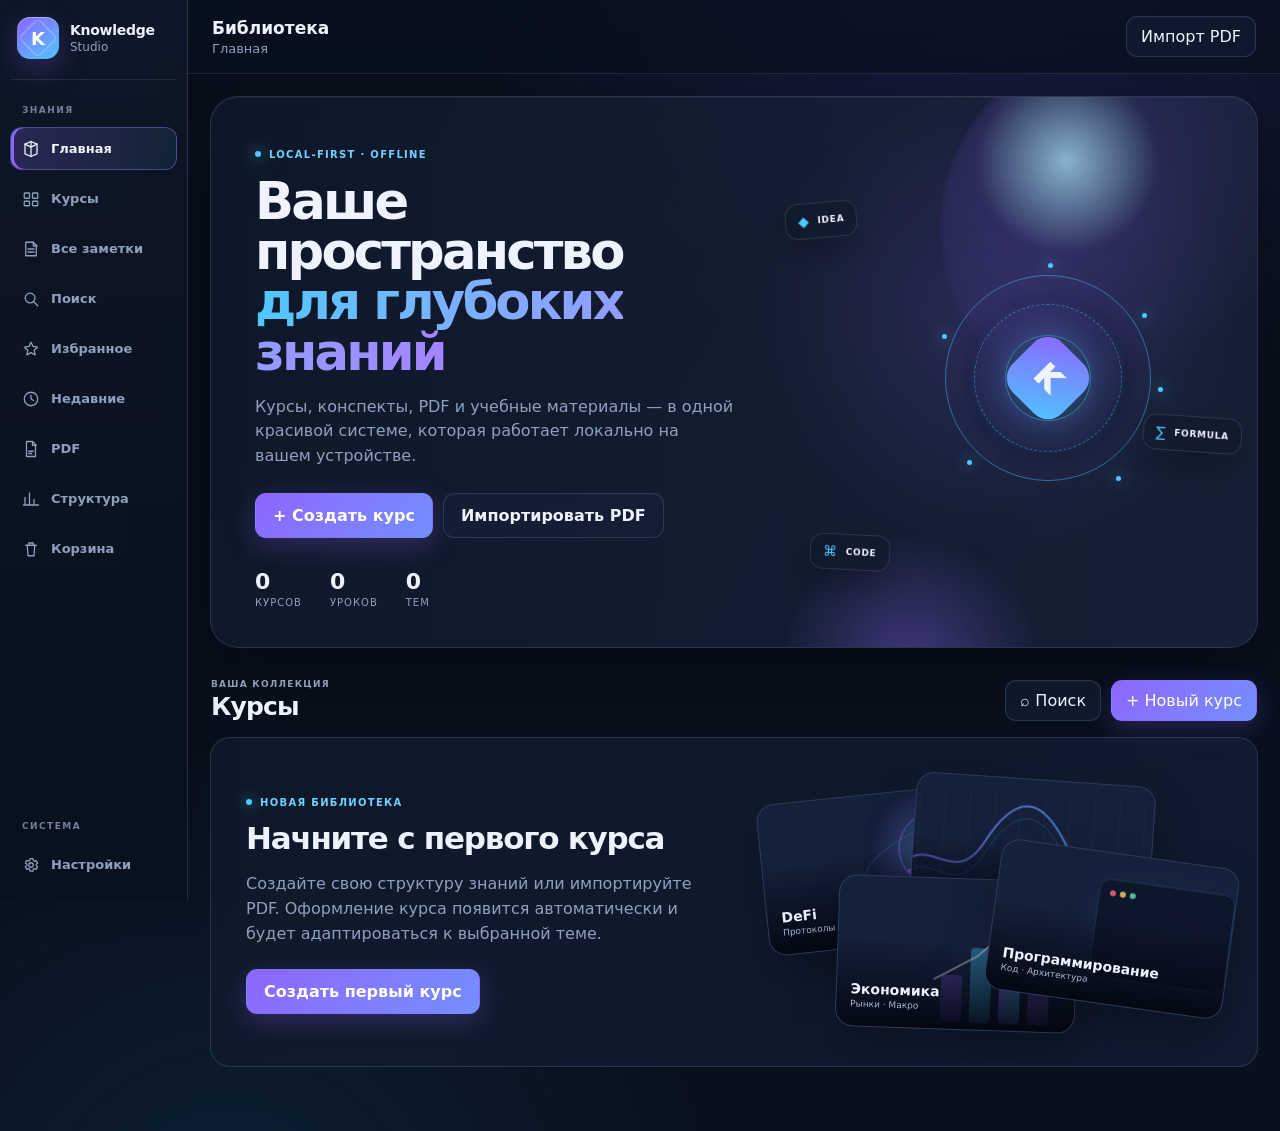
<file: index.html>
<!doctype html>
<html lang="ru">
<head>
<meta charset="utf-8" />
<meta name="viewport" content="width=device-width,initial-scale=1,viewport-fit=cover" />
<meta name="theme-color" content="#0a0f1f" />
<meta name="color-scheme" content="dark light" />
<meta http-equiv="Content-Security-Policy" content="default-src 'self'; script-src 'self'; style-src 'self' 'unsafe-inline'; img-src 'self' blob: data:; font-src 'self'; connect-src 'self'; worker-src 'self'; object-src 'none'; base-uri 'none'; form-action 'none'; frame-src 'self' blob:;" />
<link rel="manifest" href="manifest.webmanifest" />
<link rel="icon" href="icon-192.png" />
<link rel="stylesheet" href="styles.css" />
<title>Knowledge Studio</title>
</head>
<body>
<div id="app"><div class="boot-status" role="status">Knowledge Studio · Загрузка библиотеки…</div></div>
<noscript>Для локальной библиотеки необходимо включить JavaScript.</noscript>
<div id="toast" class="toast" aria-live="polite"></div>
<input id="file-picker" type="file" hidden />
<script type="module" src="boot.js"></script>
</body>
</html>
</file>
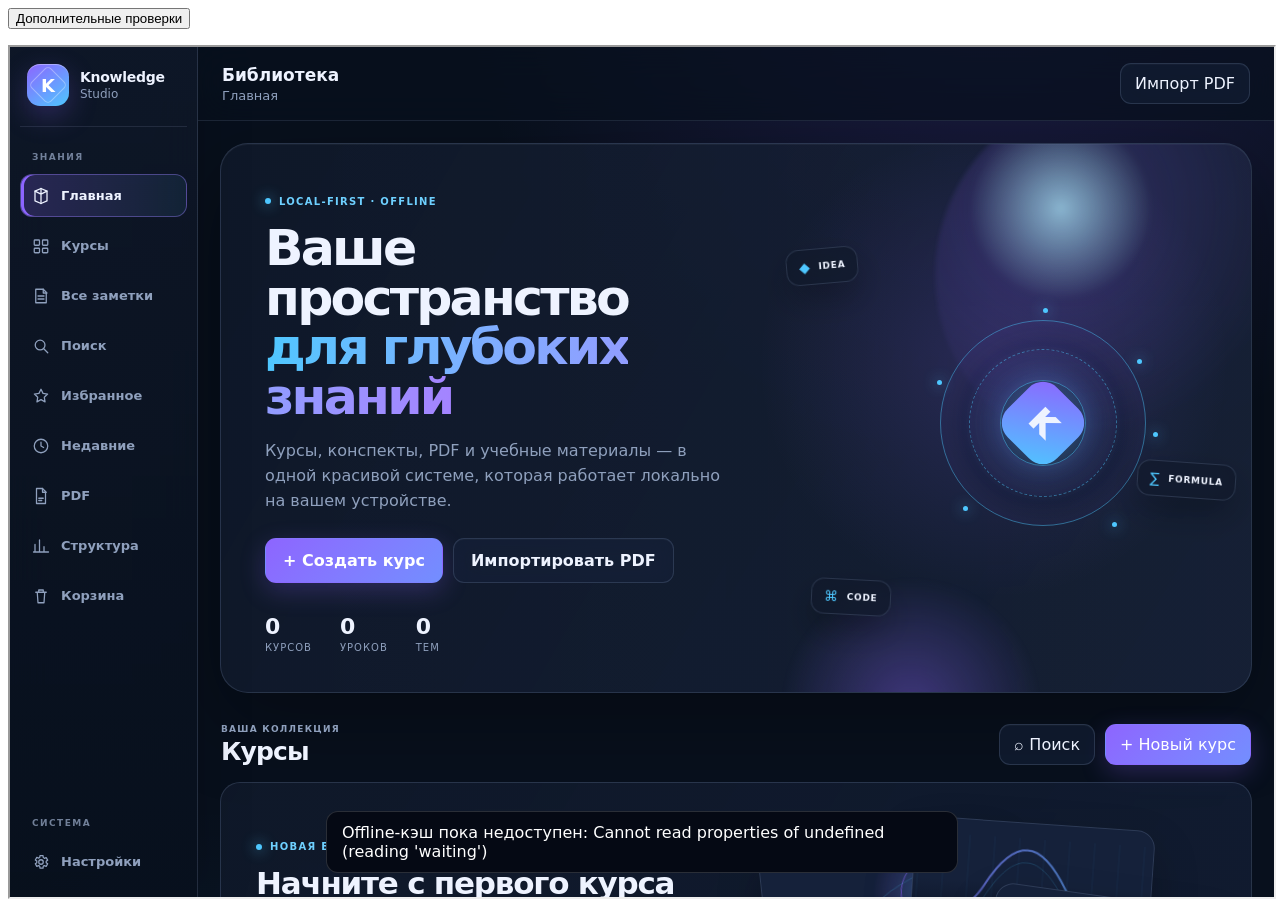
<file: tests/extra.html>
<!doctype html><html lang="ru"><meta charset="utf-8"><title>Knowledge Studio additional regression</title>
<style>body{font:16px system-ui}iframe{width:100%;height:850px}pre{white-space:pre-wrap}</style>
<button id="run">Дополнительные проверки</button><pre id="result" role="status"></pre><iframe id="frame" title="Test app" src="../"></iframe>
<script type="module" src="extra.js"></script></html>
</file>
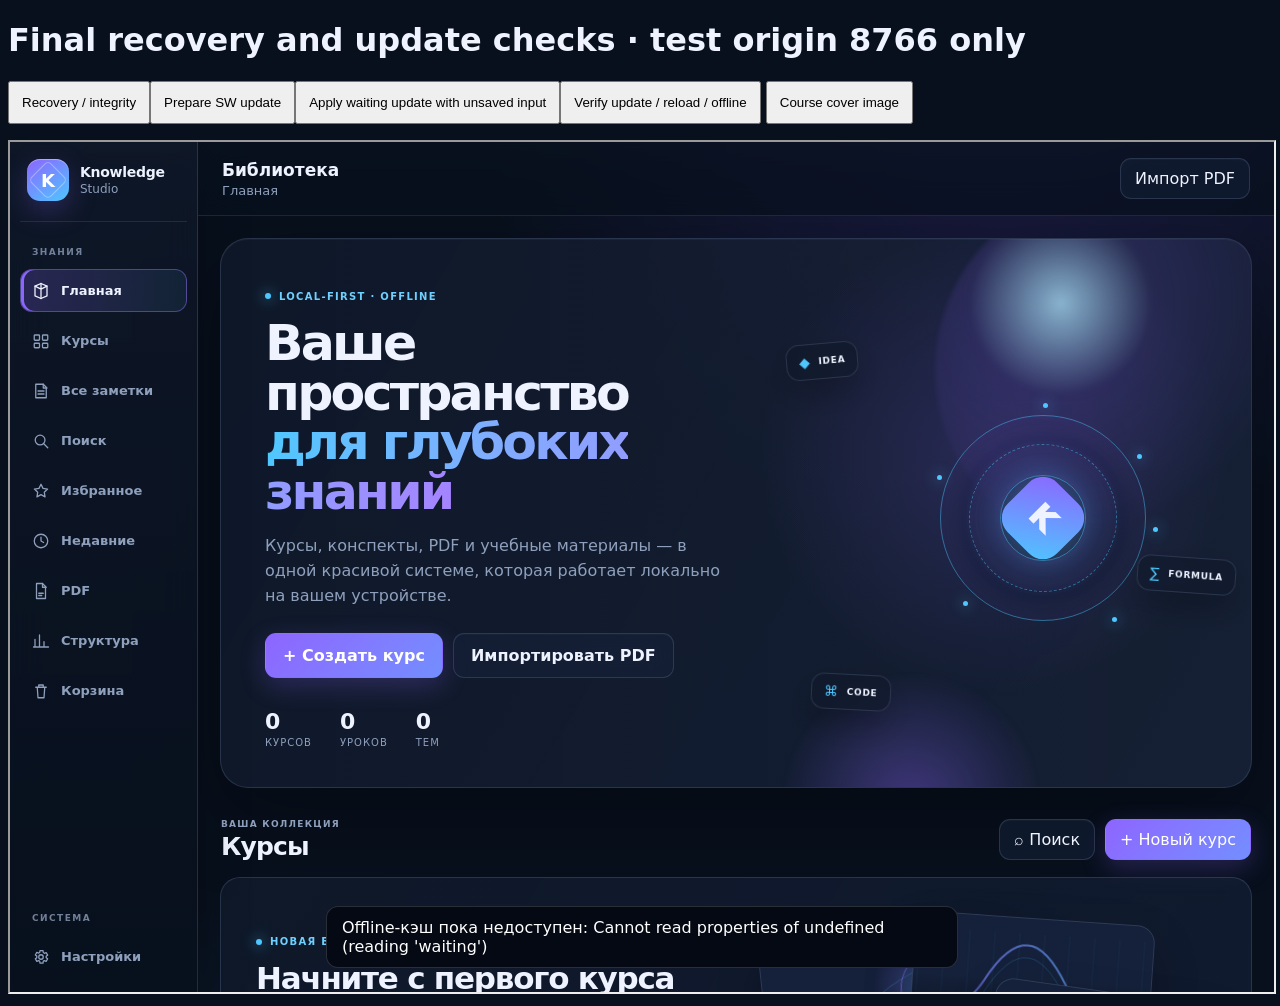
<file: tests/final.html>
<!doctype html><html lang="ru"><meta charset="utf-8"><title>Knowledge Studio final checks</title>
<style>body{font:16px system-ui;background:#08101d;color:#eef3ff}button{padding:12px}pre{white-space:pre-wrap}iframe{width:100%;height:850px}</style>
<h1>Final recovery and update checks · test origin 8766 only</h1>
<button id="recovery">Recovery / integrity</button><button id="prepare">Prepare SW update</button><button id="apply">Apply waiting update with unsaved input</button><button id="verify">Verify update / reload / offline</button>
<button id="cover">Course cover image</button><pre id="result"></pre><iframe id="frame" src="../" title="Knowledge Studio"></iframe><script type="module" src="final.js"></script></html>
</file>
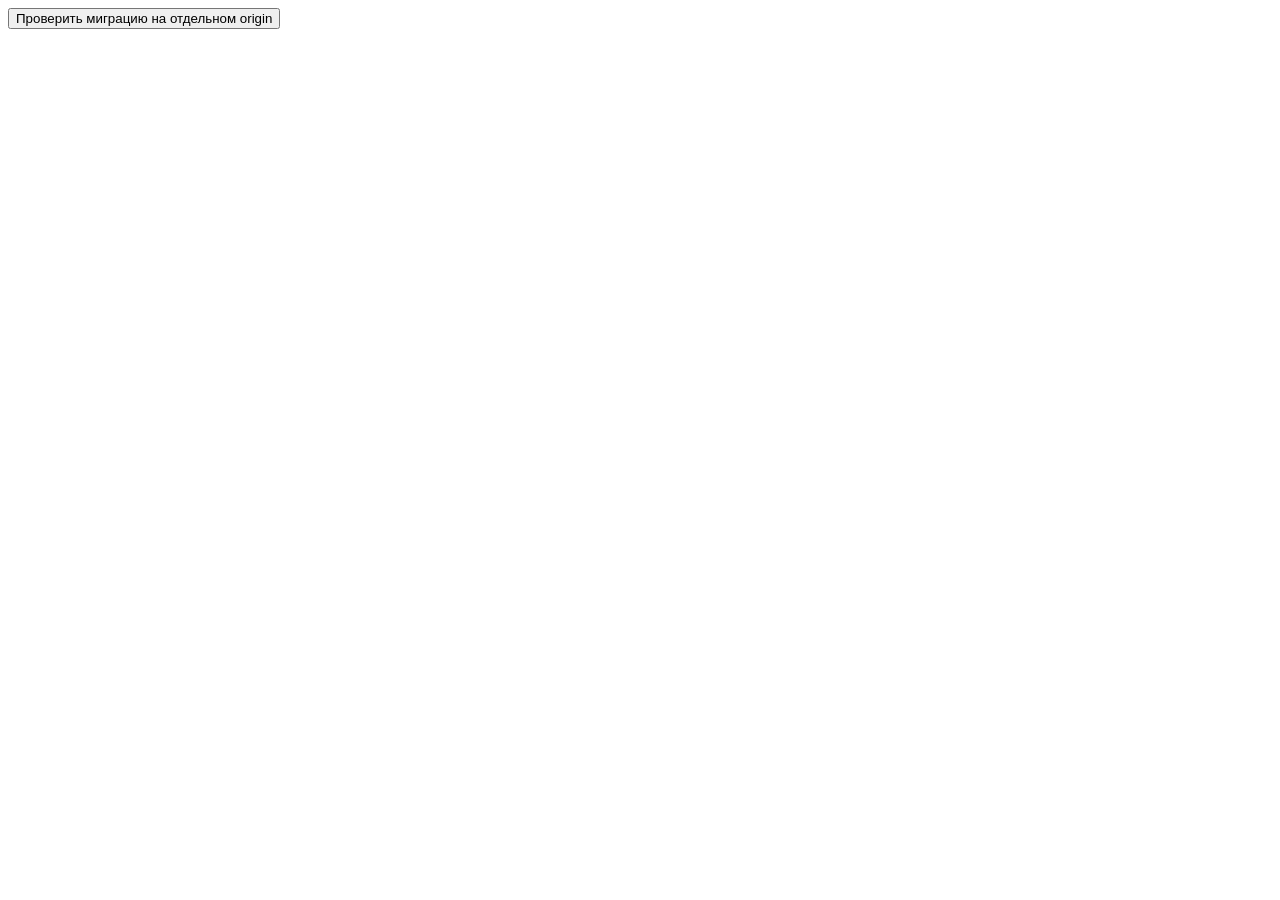
<file: tests/migration.html>
<!doctype html><html lang="ru"><meta charset="utf-8"><title>IndexedDB migration regression</title>
<button id="run">Проверить миграцию на отдельном origin</button><pre id="result" role="status"></pre>
<script type="module" src="migration.js"></script></html>
</file>
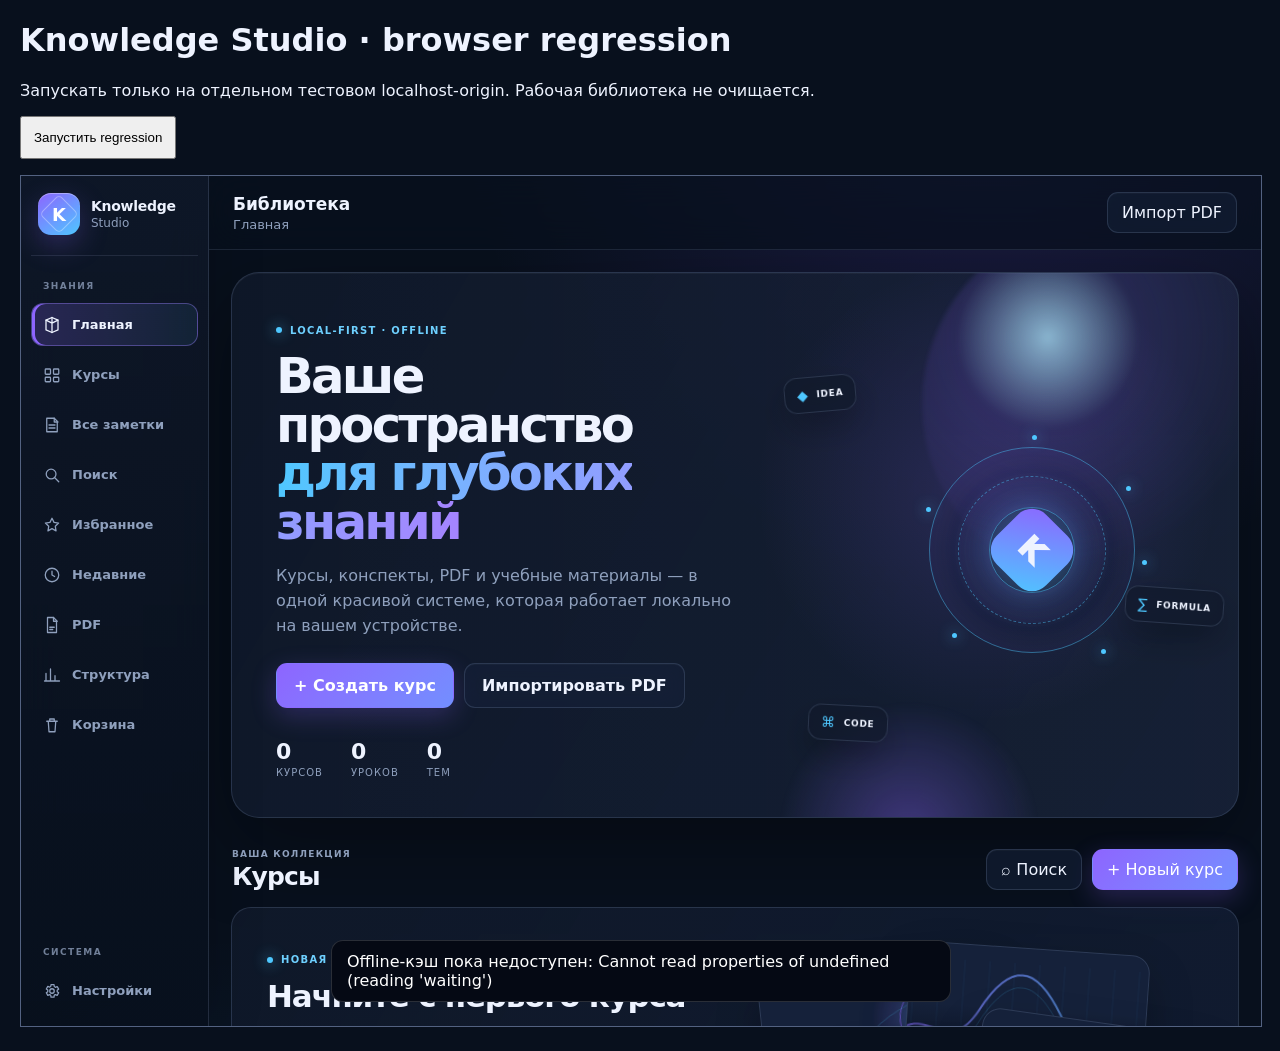
<file: tests/runtime.html>
<!doctype html><html lang="ru"><meta charset="utf-8"><title>Knowledge Studio regression</title>
<style>body{font:16px system-ui;background:#08101d;color:#eef3ff;margin:20px}button{padding:12px}iframe{width:100%;height:850px;border:1px solid #536281}pre{white-space:pre-wrap}.fail{color:#ff8798}</style>
<h1>Knowledge Studio · browser regression</h1>
<p>Запускать только на отдельном тестовом localhost-origin. Рабочая библиотека не очищается.</p>
<button id="run">Запустить regression</button><pre id="results" role="status"></pre>
<iframe id="app-frame" title="Knowledge Studio test application" src="../"></iframe>
<script type="module" src="runtime.js"></script></html>
</file>
<file: styles.css>
:root{--app-bg:#08101d;--surface:#10192a;--surface2:#15213a;--glass:rgba(19,31,55,.74);--text:#eef3ff;--muted:#8fa0bd;--border:rgba(156,176,214,.18);--accent:#8d65ff;--accent2:#4ec7ff;--soft:rgba(141,101,255,.16);--danger:#ff657a;--warn:#ffc763;--success:#5fe0aa;--info:#62b9ff;--shadow:0 20px 60px rgba(0,0,0,.32);--glow:0 0 28px rgba(141,101,255,.18);--reader-bg:#0b1322;--reader-card:#111b2e;--radius:18px;--font-size:17px;--line-height:1.72;--reader-width:72ch;--glass-blur:18px;--ui-density:1}
*{box-sizing:border-box}html,body,#app{height:100%;margin:0}body{font-family:Inter,ui-sans-serif,system-ui,-apple-system,"Segoe UI",Roboto,Arial,sans-serif;background:var(--app-bg);color:var(--text);overflow:hidden}
button,input,textarea,select{font:inherit;color:inherit}button{cursor:pointer}.app-shell{height:100%;display:grid;grid-template-columns:74px minmax(0,1fr);background:radial-gradient(circle at 80% -10%,var(--soft),transparent 35%),var(--app-bg)}
.rail{padding:14px 10px;border-right:1px solid var(--border);background:linear-gradient(180deg,rgba(255,255,255,.025),transparent),var(--glass);backdrop-filter:blur(var(--glass-blur));display:flex;flex-direction:column;gap:10px;z-index:20}
.logo{width:48px;height:48px;margin:2px auto 14px;border-radius:15px;background:linear-gradient(145deg,var(--accent),var(--accent2));box-shadow:var(--glow);display:grid;place-items:center;font-weight:900;color:white}.navbtn{width:52px;height:52px;margin:0 auto;border:1px solid transparent;border-radius:15px;background:transparent;color:var(--muted);font-size:22px}.navbtn.active,.navbtn:hover{background:var(--soft);color:var(--text);border-color:var(--border)}.nav-spacer{flex:1}
.workspace{min-width:0;height:100%;display:flex;flex-direction:column}.topbar{height:66px;flex:0 0 66px;display:flex;align-items:center;gap:12px;padding:0 18px;border-bottom:1px solid var(--border);background:var(--glass);backdrop-filter:blur(var(--glass-blur));z-index:15}.titlebar{font-weight:800;font-size:18px;white-space:nowrap;overflow:hidden;text-overflow:ellipsis}.crumbs{color:var(--muted);font-size:13px;white-space:nowrap;overflow:hidden;text-overflow:ellipsis}.top-actions{margin-left:auto;display:flex;gap:8px;align-items:center}.btn{border:1px solid var(--border);border-radius:12px;padding:10px 14px;background:var(--surface);color:var(--text);transition:.18s}.btn:hover{transform:translateY(-1px);box-shadow:var(--glow)}.btn.primary{background:linear-gradient(135deg,var(--accent),color-mix(in srgb,var(--accent2) 42%,var(--accent)));color:#fff;border-color:transparent}.btn.danger{color:#fff;background:color-mix(in srgb,var(--danger) 25%,var(--surface));border-color:color-mix(in srgb,var(--danger) 40%,transparent)}.iconbtn{width:42px;height:42px;padding:0;display:grid;place-items:center}
.content{flex:1;overflow:auto;padding:22px}.hero{border:1px solid var(--border);border-radius:26px;padding:28px;background:linear-gradient(135deg,var(--glass),color-mix(in srgb,var(--soft) 70%,transparent));box-shadow:var(--shadow);overflow:hidden;position:relative}.hero:after{content:"";position:absolute;right:-70px;top:-100px;width:280px;height:280px;border-radius:50%;background:radial-gradient(circle,var(--accent),transparent 64%);opacity:.16}.hero h1{font-size:clamp(28px,4vw,48px);margin:0 0 8px}.hero p{color:var(--muted);max-width:700px;margin:0}.section-head{display:flex;align-items:center;gap:10px;margin:26px 2px 14px}.section-head h2{margin:0;font-size:19px}.section-head .spacer{flex:1}.grid{display:grid;grid-template-columns:repeat(auto-fill,minmax(260px,1fr));gap:16px}.card{position:relative;border:1px solid var(--border);border-radius:20px;background:linear-gradient(180deg,rgba(255,255,255,.025),transparent),var(--surface);box-shadow:0 10px 34px rgba(0,0,0,.16);overflow:hidden;transition:.18s}.card:hover{transform:translateY(-2px);border-color:color-mix(in srgb,var(--accent) 40%,var(--border));box-shadow:var(--glow)}.cover{height:132px;padding:18px;display:flex;align-items:flex-end;background:radial-gradient(circle at 70% 20%,color-mix(in srgb,var(--accent) 50%,transparent),transparent 32%),linear-gradient(135deg,color-mix(in srgb,var(--accent) 20%,var(--surface2)),color-mix(in srgb,var(--accent2) 10%,var(--surface)));position:relative;overflow:hidden}.cover:before,.cover:after{content:"";position:absolute;border:1px solid color-mix(in srgb,var(--accent2) 34%,transparent);border-radius:50%;width:160px;height:160px;right:-30px;top:-55px}.cover:after{width:86px;height:86px;right:48px;top:5px}.cover-icon{font-size:34px;filter:drop-shadow(0 0 12px var(--accent))}.card-body{padding:16px}.card h3{margin:0 0 6px;font-size:18px}.meta{color:var(--muted);font-size:13px}.card-actions{display:flex;gap:8px;margin-top:14px;flex-wrap:wrap}.chip{display:inline-flex;align-items:center;gap:6px;padding:6px 9px;border-radius:999px;background:var(--soft);color:color-mix(in srgb,var(--text) 85%,var(--accent));font-size:12px;border:1px solid var(--border)}.empty{padding:50px 20px;text-align:center;color:var(--muted);border:1px dashed var(--border);border-radius:22px}.empty .big{font-size:46px;margin-bottom:12px}.list{display:flex;flex-direction:column;gap:10px}.list-row{display:grid;grid-template-columns:40px minmax(0,1fr) auto;gap:12px;align-items:center;padding:14px;border:1px solid var(--border);border-radius:16px;background:var(--surface)}.list-row:hover{background:var(--surface2)}.drag{color:var(--muted);cursor:grab;text-align:center}.row-title{font-weight:700}.row-sub{font-size:12px;color:var(--muted);margin-top:4px}.row-actions{display:flex;gap:6px}
.panel{border:1px solid var(--border);background:var(--surface);border-radius:18px;padding:18px}.form-grid{display:grid;grid-template-columns:1fr 1fr;gap:14px}.field{display:flex;flex-direction:column;gap:7px}.field label{font-size:12px;color:var(--muted)}.input,.select,.textarea{width:100%;border:1px solid var(--border);background:var(--surface2);border-radius:12px;padding:11px 12px;outline:none}.textarea{min-height:110px;resize:vertical}.input:focus,.select:focus,.textarea:focus{border-color:var(--accent);box-shadow:0 0 0 3px var(--soft)}
.topic-layout{display:grid;grid-template-columns:minmax(0,1fr) 260px;gap:18px;max-width:1400px;margin:0 auto}.reader{background:var(--reader-bg);border:1px solid var(--border);border-radius:24px;box-shadow:var(--shadow);padding:clamp(24px,5vw,64px);min-height:70vh}.reader-inner{max-width:var(--reader-width);margin:0 auto;font-size:var(--font-size);line-height:var(--line-height)}.reader h1{font-size:2.35em;line-height:1.1;margin:0 0 16px}.reader h2{font-size:1.65em;margin:1.7em 0 .5em}.reader h3{font-size:1.3em;margin:1.5em 0 .4em}.reader p{margin:.85em 0}.reader blockquote{border-left:4px solid var(--accent);margin:1.2em 0;padding:8px 16px;color:var(--muted);background:var(--surface)}.callout{border:1px solid var(--border);border-left:4px solid var(--accent);padding:16px 18px;border-radius:14px;background:color-mix(in srgb,var(--accent) 7%,var(--reader-card));margin:1.1em 0}.callout .callout-title{font-weight:800;font-size:.9em;margin-bottom:6px;color:var(--accent2)}.callout[data-kind="important"],.callout[data-kind="warning"]{border-left-color:var(--warn)}.callout[data-kind="example"]{border-left-color:var(--success)}.callout[data-kind="question"]{border-left-color:var(--info)}.codeblock{background:#050914;border:1px solid var(--border);padding:16px;border-radius:14px;overflow:auto;font-family:ui-monospace,SFMono-Regular,Consolas,monospace;font-size:.9em}.mathblock{text-align:center;padding:16px;border-radius:14px;background:var(--surface);font-family:Georgia,serif;font-size:1.1em}.table-wrap{overflow:auto}.reader table{width:100%;border-collapse:collapse;margin:1em 0}.reader th,.reader td{border:1px solid var(--border);padding:10px 12px;text-align:left}.reader th{background:var(--surface2)}.reader img{max-width:100%;border-radius:14px;border:1px solid var(--border)}.toc{position:sticky;top:0;border:1px solid var(--border);background:var(--surface);border-radius:18px;padding:16px;max-height:calc(100vh - 110px);overflow:auto}.toc h3{margin:0 0 10px;font-size:14px}.toc a{display:block;color:var(--muted);text-decoration:none;padding:7px 0;font-size:13px}.toc a:hover{color:var(--text)}
.editor-shell{max-width:1150px;margin:0 auto}.editor-toolbar{position:sticky;top:-22px;z-index:8;display:flex;gap:7px;flex-wrap:wrap;padding:12px;border:1px solid var(--border);border-radius:16px;background:var(--glass);backdrop-filter:blur(var(--glass-blur));margin-bottom:14px}.editor-title{font-size:30px;font-weight:800;border:none;background:transparent;width:100%;padding:10px 6px;outline:none;color:var(--text)}.blocks{display:flex;flex-direction:column;gap:10px}.block{display:grid;grid-template-columns:38px minmax(0,1fr) 38px;gap:6px;align-items:start;border:1px solid transparent;border-radius:14px;padding:8px}.block:hover,.block:focus-within{border-color:var(--border);background:rgba(255,255,255,.02)}.block-handle,.block-delete{border:0;background:transparent;color:var(--muted);width:34px;height:34px;border-radius:8px}.block-handle:hover,.block-delete:hover{background:var(--soft);color:var(--text)}.block-input{min-height:42px;width:100%;border:1px solid var(--border);border-radius:11px;background:var(--surface);padding:10px 12px;outline:none;resize:vertical}.block-input:focus{border-color:var(--accent)}textarea.block-input{min-height:86px}.editor-callout{border-left:4px solid var(--accent)}.block-type{font-size:11px;color:var(--muted);margin-bottom:4px}.add-block{margin:14px 44px;border:1px dashed var(--border);background:transparent;border-radius:12px;padding:11px;color:var(--muted);width:calc(100% - 88px)}
.modal-backdrop{position:fixed;inset:0;background:rgba(1,4,12,.72);z-index:100;display:grid;place-items:center;padding:18px}.modal{width:min(720px,100%);max-height:90vh;overflow:auto;border:1px solid var(--border);border-radius:24px;background:var(--surface);box-shadow:0 30px 100px rgba(0,0,0,.55);padding:22px}.modal h2{margin-top:0}.modal-actions{display:flex;justify-content:flex-end;gap:8px;margin-top:18px}.theme-grid{display:grid;grid-template-columns:repeat(auto-fill,minmax(150px,1fr));gap:10px}.theme-card{height:96px;border-radius:14px;border:2px solid transparent;padding:11px;text-align:left;overflow:hidden}.theme-card.active{border-color:var(--accent);box-shadow:var(--glow)}.theme-card span{display:block;font-weight:800}.theme-card small{opacity:.7}.searchbox{max-width:850px;margin:0 auto 18px;display:flex;gap:8px}.search-results{max-width:900px;margin:0 auto}.search-hit{padding:16px;border:1px solid var(--border);background:var(--surface);border-radius:16px;margin-bottom:10px}.search-hit mark{background:color-mix(in srgb,var(--accent) 35%,transparent);color:var(--text)}
.pdf-drop{border:2px dashed var(--border);border-radius:22px;padding:44px;text-align:center;background:var(--surface)}.pdf-drop.dragover{border-color:var(--accent);background:var(--soft)}.progress{height:9px;background:var(--surface2);border-radius:999px;overflow:hidden}.progress>span{display:block;height:100%;background:linear-gradient(90deg,var(--accent),var(--accent2));width:0}.warnbox{border:1px solid color-mix(in srgb,var(--warn) 50%,var(--border));background:color-mix(in srgb,var(--warn) 8%,var(--surface));padding:13px;border-radius:13px;color:var(--text)}.source-frame{width:100%;height:70vh;border:1px solid var(--border);border-radius:16px;background:#fff}.source-meta{margin-bottom:10px;color:var(--muted)}
.settings-grid{display:grid;grid-template-columns:repeat(auto-fit,minmax(300px,1fr));gap:16px}.setting-card{border:1px solid var(--border);background:var(--surface);border-radius:18px;padding:18px}.setting-card h3{margin-top:0}.toggle-row{display:flex;justify-content:space-between;align-items:center;gap:16px;padding:10px 0;border-bottom:1px solid var(--border)}.switch{width:48px;height:28px;border:0;border-radius:999px;background:var(--surface2);padding:3px;transition:.2s}.switch:after{content:"";display:block;width:22px;height:22px;border-radius:50%;background:#fff;transition:.2s}.switch.on{background:var(--accent)}.switch.on:after{transform:translateX(20px)}
.toast{position:fixed;left:50%;bottom:24px;transform:translateX(-50%) translateY(20px);opacity:0;z-index:200;background:#050914;color:#fff;border:1px solid rgba(255,255,255,.15);padding:11px 15px;border-radius:12px;transition:.2s;pointer-events:none}.toast.show{opacity:1;transform:translateX(-50%) translateY(0)}.focus-mode .rail,.focus-mode .topbar,.focus-mode .toc{display:none}.focus-mode .app-shell{grid-template-columns:1fr}.focus-mode .content{padding:0;background:var(--reader-bg)}.focus-mode .topic-layout{display:block;max-width:none}.focus-mode .reader{border:0;border-radius:0;min-height:100vh}.focus-exit{position:fixed;right:18px;top:18px;z-index:40}
.badge{font-size:11px;padding:4px 7px;border-radius:999px;border:1px solid var(--border);color:var(--muted)}.storage-meter{height:12px;border-radius:999px;background:var(--surface2);overflow:hidden}.storage-meter span{display:block;height:100%;background:linear-gradient(90deg,var(--accent2),var(--accent));width:0}.muted{color:var(--muted)}.danger-text{color:var(--danger)}.hidden{display:none!important}
@media(max-width:760px){.app-shell{grid-template-columns:1fr;grid-template-rows:1fr 64px}.rail{grid-row:2;grid-column:1;flex-direction:row;padding:7px 10px;border-right:0;border-top:1px solid var(--border);overflow:auto}.logo{display:none}.navbtn{flex:0 0 48px;height:48px}.nav-spacer{display:none}.workspace{grid-row:1;grid-column:1}.topbar{height:58px;flex-basis:58px;padding:0 10px}.crumbs{display:none}.content{padding:14px}.hero{padding:20px}.grid{grid-template-columns:1fr}.form-grid{grid-template-columns:1fr}.topic-layout{display:block}.toc{display:none}.reader{padding:24px 18px;border-radius:18px}.editor-toolbar{top:-14px;overflow:auto;flex-wrap:nowrap}.block{grid-template-columns:32px minmax(0,1fr) 32px;padding:4px}.add-block{margin:10px 38px;width:calc(100% - 76px)}.top-actions .hide-phone{display:none}.modal{padding:16px;border-radius:18px}.theme-grid{grid-template-columns:repeat(2,1fr)}}
@media(prefers-reduced-motion:reduce){*{scroll-behavior:auto!important;transition:none!important;animation:none!important}}

/* ===== Knowledge Studio premium visual system ===== */
:root{--rail-w:212px;--hairline:rgba(180,198,235,.12);--deep-shadow:0 28px 80px rgba(0,0,0,.34);--card-shine:rgba(255,255,255,.055)}
.app-shell{grid-template-columns:var(--rail-w) minmax(0,1fr);background:
radial-gradient(circle at 82% -12%,color-mix(in srgb,var(--accent) 17%,transparent),transparent 34%),
radial-gradient(circle at 52% 115%,color-mix(in srgb,var(--accent2) 9%,transparent),transparent 35%),var(--app-bg)}
.app-shell:before{content:"";position:fixed;inset:0;pointer-events:none;opacity:.12;background-image:linear-gradient(rgba(255,255,255,.025) 1px,transparent 1px),linear-gradient(90deg,rgba(255,255,255,.025) 1px,transparent 1px);background-size:48px 48px;mask-image:linear-gradient(to bottom,black,transparent 72%)}
.rail{padding:18px 13px 14px;gap:7px;background:linear-gradient(180deg,color-mix(in srgb,var(--surface) 78%,transparent),color-mix(in srgb,var(--app-bg) 94%,transparent));box-shadow:12px 0 44px rgba(0,0,0,.12)}
.brand{display:flex;align-items:center;gap:11px;padding:3px 7px 20px;margin-bottom:5px;border-bottom:1px solid var(--hairline)}
.logo{width:42px;height:42px;margin:0;border-radius:13px;position:relative;overflow:hidden;background:linear-gradient(145deg,var(--accent),var(--accent2));box-shadow:0 10px 28px color-mix(in srgb,var(--accent) 25%,transparent),inset 0 1px rgba(255,255,255,.35)}
.logo:before{content:"";position:absolute;inset:7px;border:1px solid rgba(255,255,255,.34);transform:rotate(45deg);border-radius:5px}.logo span{position:relative;z-index:2;font-size:18px}.brand-copy{display:flex;flex-direction:column;line-height:1.02}.brand-copy b{font-size:14px;letter-spacing:-.02em}.brand-copy small{font-size:12px;color:var(--muted);margin-top:4px}.rail-label{font-size:9px;font-weight:800;letter-spacing:.16em;color:color-mix(in srgb,var(--muted) 78%,transparent);padding:13px 12px 5px}.navbtn{width:100%;height:43px;margin:0;border-radius:12px;padding:0 11px;display:flex;align-items:center;gap:11px;font-size:13px;font-weight:650;text-align:left}.navbtn svg{width:18px;height:18px;fill:none;stroke:currentColor;stroke-width:1.7;stroke-linecap:round;stroke-linejoin:round;flex:0 0 auto}.navbtn span{white-space:nowrap}.navbtn.active{background:linear-gradient(90deg,color-mix(in srgb,var(--accent) 22%,transparent),color-mix(in srgb,var(--accent2) 8%,transparent));border-color:color-mix(in srgb,var(--accent) 30%,var(--border));box-shadow:inset 3px 0 0 var(--accent)}
.topbar{height:74px;flex-basis:74px;padding:0 24px;background:color-mix(in srgb,var(--app-bg) 70%,transparent);border-color:var(--hairline)}.titlebar{font-size:17px}.crumbs{margin-top:3px}.content{padding:26px 30px 42px}
.btn{border-radius:11px;background:linear-gradient(180deg,var(--card-shine),transparent),color-mix(in srgb,var(--surface) 95%,transparent);box-shadow:inset 0 1px rgba(255,255,255,.025)}.btn.glass{background:color-mix(in srgb,var(--surface2) 58%,transparent);backdrop-filter:blur(15px)}.btn.primary{box-shadow:0 11px 30px color-mix(in srgb,var(--accent) 20%,transparent),inset 0 1px rgba(255,255,255,.22)}.btn-lg{padding:12px 17px;font-weight:700}
.eyebrow{display:inline-flex;align-items:center;gap:8px;font-size:10px;font-weight:850;letter-spacing:.13em;color:color-mix(in srgb,var(--accent2) 80%,var(--text));text-transform:uppercase}.eyebrow i{width:6px;height:6px;border-radius:50%;background:var(--accent2);box-shadow:0 0 14px var(--accent2)}
.library-hero{min-height:330px;border:1px solid var(--border);border-radius:28px;display:grid;grid-template-columns:minmax(0,1.05fr) minmax(360px,.95fr);overflow:hidden;position:relative;background:
linear-gradient(120deg,color-mix(in srgb,var(--surface) 92%,transparent),color-mix(in srgb,var(--surface2) 70%,transparent));box-shadow:var(--deep-shadow),inset 0 1px rgba(255,255,255,.04)}
.library-hero:before{content:"";position:absolute;inset:0;background:radial-gradient(circle at 75% 40%,color-mix(in srgb,var(--accent) 17%,transparent),transparent 28%),linear-gradient(90deg,transparent,rgba(255,255,255,.018));pointer-events:none}
.hero-copy{padding:45px 22px 39px 44px;position:relative;z-index:2}.hero-copy h1{font-size:clamp(36px,4vw,64px);line-height:.98;letter-spacing:-.055em;margin:15px 0 18px;max-width:720px}.hero-copy h1 em{font-style:normal;background:linear-gradient(90deg,var(--accent2),color-mix(in srgb,var(--accent) 80%,white));-webkit-background-clip:text;background-clip:text;color:transparent}.hero-copy>p{max-width:680px;font-size:16px;line-height:1.55;color:var(--muted)}.hero-actions{display:flex;gap:10px;margin-top:24px}.hero-metrics{display:flex;gap:28px;margin-top:31px}.hero-metrics div{display:flex;flex-direction:column;gap:3px}.hero-metrics b{font-size:22px;letter-spacing:-.04em}.hero-metrics span{font-size:10px;color:var(--muted);text-transform:uppercase;letter-spacing:.1em}.hero-metrics.compact{margin-top:22px}.hero-metrics.compact b{font-size:19px}
.hero-art{position:relative;min-height:330px;overflow:hidden}.orb{position:absolute;border-radius:50%;filter:blur(2px)}.orb-a{width:370px;height:370px;right:-54px;top:-54px;background:radial-gradient(circle at 34% 32%,color-mix(in srgb,var(--accent2) 46%,white),color-mix(in srgb,var(--accent) 18%,transparent) 26%,transparent 67%);opacity:.75}.orb-b{width:270px;height:270px;left:3%;bottom:-150px;background:radial-gradient(circle,color-mix(in srgb,var(--accent) 36%,transparent),transparent 68%)}.knowledge-core{position:absolute;width:230px;height:230px;right:19%;top:51%;transform:translateY(-50%);display:grid;place-items:center}.core-ring{position:absolute;border-radius:50%;border:1px solid color-mix(in srgb,var(--accent2) 46%,transparent);box-shadow:inset 0 0 30px color-mix(in srgb,var(--accent) 8%,transparent)}.r1{inset:12px}.r2{inset:41px;transform:rotate(26deg);border-style:dashed}.r3{inset:72px;box-shadow:0 0 40px color-mix(in srgb,var(--accent) 26%,transparent)}.core-gem{width:70px;height:70px;display:grid;place-items:center;font-size:31px;font-weight:950;border-radius:20px;transform:rotate(45deg);background:linear-gradient(145deg,var(--accent),var(--accent2));box-shadow:0 0 45px color-mix(in srgb,var(--accent2) 38%,transparent)}.core-gem::first-letter{transform:rotate(-45deg)}.spark{position:absolute;width:5px;height:5px;border-radius:50%;background:var(--accent2);box-shadow:0 0 14px var(--accent2)}.s0{left:4%;top:31%}.s1{right:7%;top:22%}.s2{left:15%;bottom:12%}.s3{right:18%;bottom:5%}.s4{left:50%;top:0}.s5{right:0;top:54%}.floating-card{position:absolute;border:1px solid var(--border);background:color-mix(in srgb,var(--surface) 70%,transparent);backdrop-filter:blur(16px);border-radius:13px;padding:9px 12px;display:flex;gap:8px;align-items:center;font-size:9px;letter-spacing:.08em;box-shadow:0 15px 32px rgba(0,0,0,.23)}.floating-card span{color:var(--accent2);font-size:14px}.fc1{left:5%;top:19%;transform:rotate(-5deg)}.fc2{right:3%;top:58%;transform:rotate(4deg)}.fc3{left:10%;bottom:14%;transform:rotate(3deg)}
.premium-head{margin:31px 1px 16px}.premium-head>div:first-child{display:flex;flex-direction:column;gap:3px}.premium-head h2{font-size:25px;letter-spacing:-.035em}.section-kicker{font-size:9px;letter-spacing:.14em;color:var(--muted);font-weight:800}.course-grid{display:grid;grid-template-columns:repeat(auto-fill,minmax(265px,1fr));gap:17px}.course-card{border:1px solid var(--border);border-radius:20px;overflow:hidden;background:linear-gradient(180deg,var(--card-shine),transparent),color-mix(in srgb,var(--surface) 94%,transparent);box-shadow:0 14px 42px rgba(0,0,0,.17);transition:.24s;cursor:pointer}.course-card:hover{transform:translateY(-4px);border-color:color-mix(in srgb,var(--accent2) 33%,var(--border));box-shadow:0 20px 50px rgba(0,0,0,.24),0 0 32px color-mix(in srgb,var(--accent) 9%,transparent)}.course-cover{height:165px;position:relative;overflow:hidden;background:linear-gradient(135deg,color-mix(in srgb,var(--surface2) 92%,black),color-mix(in srgb,var(--accent) 11%,var(--surface)))}.art-svg{position:absolute;inset:0;width:100%;height:100%;filter:drop-shadow(0 0 26px color-mix(in srgb,var(--accent) 14%,transparent))}.cover-shade{position:absolute;inset:0;background:linear-gradient(180deg,transparent 36%,rgba(2,6,15,.7))}.course-badge{position:absolute;left:14px;bottom:13px;width:38px;height:38px;border-radius:12px;display:grid;place-items:center;background:rgba(4,8,18,.58);border:1px solid rgba(255,255,255,.18);backdrop-filter:blur(14px);box-shadow:0 9px 22px rgba(0,0,0,.3)}.course-menu,.dots{border:0;color:var(--muted);background:transparent}.course-menu{position:absolute;right:10px;top:10px;width:36px;height:30px;border-radius:10px;background:rgba(4,8,18,.34);backdrop-filter:blur(10px)}.course-info{padding:16px 16px 14px}.course-info h3{margin:0 0 5px;font-size:18px;letter-spacing:-.025em}.course-info p{margin:0;color:var(--muted);font-size:12px;white-space:nowrap;overflow:hidden;text-overflow:ellipsis}.course-meta{display:flex;gap:8px;align-items:center;margin-top:16px;padding-top:12px;border-top:1px solid var(--hairline);font-size:11px;color:var(--muted)}.course-meta i{width:3px;height:3px;border-radius:50%;background:var(--muted)}.course-arrow{margin-left:auto;color:var(--accent2);font-size:18px}
.empty-premium{min-height:330px;border:1px solid var(--border);border-radius:24px;display:grid;grid-template-columns:minmax(0,1fr) minmax(440px,1.1fr);gap:22px;align-items:center;padding:35px;background:linear-gradient(120deg,color-mix(in srgb,var(--surface) 94%,transparent),color-mix(in srgb,var(--surface2) 67%,transparent));overflow:hidden;position:relative}.empty-premium.small{min-height:220px;grid-template-columns:1fr}.empty-copy{max-width:560px;position:relative;z-index:2}.empty-copy h2{font-size:31px;letter-spacing:-.04em;margin:11px 0}.empty-copy p{color:var(--muted);line-height:1.55;margin-bottom:22px}.preview-stack{height:255px;position:relative}.mini-preview{position:absolute;width:240px;height:152px;border:1px solid var(--border);border-radius:18px;overflow:hidden;background:var(--surface2);box-shadow:0 22px 45px rgba(0,0,0,.26);padding:105px 14px 10px;transform-origin:center}.mini-preview .art-svg{height:100%;opacity:.8}.mini-preview:after{content:"";position:absolute;inset:0;background:linear-gradient(180deg,transparent 40%,rgba(1,5,14,.9));z-index:1}.mini-preview strong,.mini-preview span{position:relative;z-index:2;display:block}.mini-preview strong{font-size:14px}.mini-preview span{font-size:9px;color:#a9b6ce;margin-top:2px}.p0{left:8%;top:18px;transform:rotate(-6deg)}.p1{left:38%;top:4px;transform:rotate(4deg)}.p2{left:23%;bottom:0;transform:rotate(2deg)}.p3{right:-2%;bottom:25px;transform:rotate(8deg)}
.course-hero,.lesson-hero{position:relative;border:1px solid var(--border);border-radius:26px;overflow:hidden;background:linear-gradient(120deg,color-mix(in srgb,var(--surface) 94%,transparent),color-mix(in srgb,var(--surface2) 70%,transparent));box-shadow:var(--deep-shadow)}.course-hero{display:grid;grid-template-columns:1fr 1.1fr;min-height:260px}.course-hero-copy{padding:36px 20px 32px 37px;z-index:2}.course-hero-copy h1,.lesson-hero h1{font-size:clamp(34px,4vw,54px);line-height:1;letter-spacing:-.055em;margin:12px 0 15px}.course-hero-copy p,.lesson-hero p{color:var(--muted);line-height:1.55;max-width:650px}.course-hero-art{position:relative;min-height:260px;overflow:hidden}.course-hero-art .art-svg{opacity:.92}.course-hero-art:after{content:"";position:absolute;inset:0;background:linear-gradient(90deg,var(--surface),transparent 36%)}
.lesson-grid{display:grid;grid-template-columns:repeat(auto-fill,minmax(245px,1fr));gap:15px}.lesson-card{border:1px solid var(--border);border-radius:20px;overflow:hidden;background:linear-gradient(180deg,var(--card-shine),transparent),var(--surface);transition:.2s;box-shadow:0 12px 35px rgba(0,0,0,.14)}.lesson-card:hover{transform:translateY(-3px);border-color:color-mix(in srgb,var(--accent) 32%,var(--border))}.lesson-visual{height:128px;position:relative;overflow:hidden;background:var(--surface2)}.lesson-visual:after{content:"";position:absolute;inset:0;background:linear-gradient(180deg,transparent,rgba(2,6,14,.64))}.lesson-number{position:absolute;left:14px;bottom:11px;z-index:2;font-size:28px;font-weight:900;letter-spacing:-.06em;color:white;text-shadow:0 4px 18px rgba(0,0,0,.5)}.lesson-card-body{padding:15px}.lesson-kicker{font-size:8px;letter-spacing:.13em;color:var(--accent2);font-weight:850}.lesson-card-body h3{margin:5px 0 6px;font-size:17px}.lesson-card-body p{color:var(--muted);font-size:11px;line-height:1.45;min-height:32px;margin:0}.lesson-foot{display:flex;align-items:center;gap:8px;margin-top:13px;padding-top:11px;border-top:1px solid var(--hairline);font-size:10px;color:var(--muted)}.round-arrow{margin-left:auto;width:31px;height:31px;border-radius:50%;border:1px solid var(--border);background:var(--soft);color:var(--text);display:grid;place-items:center}.dots{font-weight:800;width:30px;height:30px}
.lesson-hero{min-height:225px;padding:33px 42% 30px 36px}.lesson-hero-art{position:absolute;right:0;top:0;width:48%;height:100%;overflow:hidden}.lesson-hero-art:after{content:"";position:absolute;inset:0;background:linear-gradient(90deg,var(--surface),transparent 45%)}
.topic-list-premium{display:flex;flex-direction:column;gap:9px}.topic-row-premium{display:grid;grid-template-columns:58px 44px minmax(0,1fr) auto 36px 32px;gap:12px;align-items:center;min-height:76px;padding:9px 13px 9px 8px;border:1px solid var(--border);border-radius:16px;background:linear-gradient(90deg,var(--card-shine),transparent),color-mix(in srgb,var(--surface) 95%,transparent);transition:.18s}.topic-row-premium:hover{transform:translateX(3px);border-color:color-mix(in srgb,var(--accent2) 28%,var(--border));background-color:var(--surface2)}.topic-index{font-size:20px;font-weight:850;text-align:center;color:color-mix(in srgb,var(--muted) 72%,transparent);letter-spacing:-.04em}.topic-icon{width:42px;height:42px;border-radius:12px;display:grid;place-items:center;border:1px solid var(--border);font-weight:800;background:color-mix(in srgb,var(--accent) 12%,var(--surface2));color:var(--accent2);box-shadow:inset 0 1px rgba(255,255,255,.04)}.tone1{color:#66d7ff;background:rgba(49,159,214,.11)}.tone2{color:#f0bd67;background:rgba(220,151,54,.1)}.tone3{color:#72e4b5;background:rgba(56,180,130,.1)}.tone4{color:#d392ff;background:rgba(171,82,223,.1)}.topic-main h3{margin:0 0 4px;font-size:15px}.topic-main p{margin:0;color:var(--muted);font-size:11px}.topic-stats{display:flex;align-items:center;gap:10px;color:var(--muted);font-size:10px}.topic-stats b{color:#ffd166}
.reader{background:linear-gradient(180deg,color-mix(in srgb,var(--reader-bg) 96%,white 2%),var(--reader-bg));border-color:var(--hairline);box-shadow:0 28px 70px rgba(0,0,0,.24),inset 0 1px rgba(255,255,255,.025)}.reader-inner>.chip{margin-bottom:20px}.reader h1{letter-spacing:-.045em}.reader h2{position:relative;padding-top:.2em;letter-spacing:-.03em}.reader h2:before{content:"";position:absolute;width:32px;height:2px;left:0;top:-.28em;background:linear-gradient(90deg,var(--accent),var(--accent2));border-radius:9px}.callout{box-shadow:inset 0 1px rgba(255,255,255,.025)}.toc{background:linear-gradient(180deg,var(--card-shine),transparent),var(--surface);box-shadow:0 15px 35px rgba(0,0,0,.13)}
.theme-card{position:relative;height:112px;border-radius:16px;box-shadow:inset 0 1px rgba(255,255,255,.06);overflow:hidden}.theme-card:before{content:"";position:absolute;width:80px;height:80px;border:1px solid currentColor;border-radius:50%;right:-24px;top:-26px;opacity:.2}.theme-card:after{content:"";position:absolute;left:10px;right:10px;bottom:10px;height:22px;border-radius:7px;background:rgba(255,255,255,.06);border:1px solid rgba(255,255,255,.05)}.theme-card span,.theme-card small{position:relative;z-index:2}
[data-theme="cyber-glass"] .card,[data-theme="cyber-glass"] .course-card,[data-theme="cyber-glass"] .lesson-card,[data-theme="cyber-glass"] .topic-row-premium{backdrop-filter:blur(22px);background-color:color-mix(in srgb,var(--surface) 72%,transparent)}
[data-theme="obsidian"] .app-shell:before,[data-theme="monochrome"] .app-shell:before{opacity:.05}
[data-theme="royal-gold"] .app-shell:before,[data-theme="sepia-scholar"] .app-shell:before{background-size:64px 64px;opacity:.08}
[data-theme="cosmos"] .app-shell:before,[data-theme="celestial"] .app-shell:before{background-image:radial-gradient(circle,rgba(255,255,255,.18) 1px,transparent 1.5px);background-size:53px 53px;opacity:.18}
[data-theme="forest"] .app-shell:before,[data-theme="emerald"] .app-shell:before{background-image:linear-gradient(120deg,rgba(255,255,255,.025) 1px,transparent 1px);background-size:40px 40px}
[data-theme="paper"] .course-card,[data-theme="ivory"] .course-card,[data-theme="sepia-scholar"] .course-card{box-shadow:0 16px 35px rgba(0,0,0,.12)}
.reduce-motion *{animation:none!important;transition:none!important}
@media(max-width:1050px){:root{--rail-w:76px}.brand{justify-content:center;padding-left:0;padding-right:0}.brand-copy,.rail-label,.navbtn span{display:none}.navbtn{width:50px;margin:0 auto;justify-content:center;padding:0}.library-hero{grid-template-columns:1fr minmax(300px,.7fr)}.hero-copy{padding-left:34px}.empty-premium{grid-template-columns:1fr}.preview-stack{margin-top:-8px}.course-hero{grid-template-columns:1fr .9fr}.topic-row-premium{grid-template-columns:50px 42px minmax(0,1fr) auto 36px}.topic-row-premium .dots{display:none}}
@media(max-width:760px){.app-shell{grid-template-columns:1fr;grid-template-rows:1fr 64px}.rail{grid-row:2;grid-column:1;flex-direction:row;padding:7px 8px;gap:4px}.brand,.rail-label{display:none}.navbtn{flex:1 1 auto;width:auto;min-width:46px;height:48px;margin:0;justify-content:center}.workspace{grid-row:1;grid-column:1}.content{padding:14px}.library-hero{display:block;min-height:auto}.hero-copy{padding:27px 22px 30px}.hero-copy h1{font-size:37px}.hero-art{height:225px;min-height:225px}.hero-metrics{gap:20px}.course-grid{grid-template-columns:1fr}.empty-premium{display:block;padding:24px}.preview-stack{height:245px;margin-top:20px}.mini-preview{width:190px}.p0{left:0}.p1{left:34%}.p2{left:15%}.p3{right:-8%}.course-hero{display:block}.course-hero-copy{padding:27px 23px}.course-hero-art{height:185px;min-height:185px}.course-hero-art:after{background:linear-gradient(180deg,var(--surface),transparent 24%)}.lesson-grid{grid-template-columns:1fr}.lesson-hero{padding:26px 22px 200px}.lesson-hero-art{width:100%;height:190px;top:auto;bottom:0}.lesson-hero-art:after{background:linear-gradient(180deg,var(--surface),transparent 36%)}.topic-row-premium{grid-template-columns:42px 40px minmax(0,1fr) 34px;padding:8px}.topic-index{font-size:15px}.topic-stats,.topic-row-premium .dots{display:none}.premium-head{align-items:flex-end}.premium-head .btn.glass{display:none}.hero-actions{flex-wrap:wrap}}

/* === FINAL CONSOLIDATED VISUAL SYSTEM === */
:root{--card-radius:20px;--theme-glow:1;--ui-density:1;--reader-text:var(--text)}
.content{padding:calc(22px * var(--ui-density))}
.reader{color:var(--reader-text)}
.course-card,.lesson-card,.topic-row-premium,.setting-card,.card,.panel,.theme-card,.empty-premium{border-radius:var(--card-radius)}
.course-card,.lesson-card,.reader,.setting-card,.card,.panel{box-shadow:0 calc(12px * var(--theme-glow)) calc(42px * var(--theme-glow)) rgba(0,0,0,calc(.12 + .08 * var(--theme-glow)))}
.btn.primary{box-shadow:0 8px calc(26px * var(--theme-glow)) color-mix(in srgb,var(--accent) calc(24% * var(--theme-glow)),transparent)}
.course-card:hover,.lesson-card:hover{box-shadow:0 22px calc(58px * var(--theme-glow)) rgba(0,0,0,.24),0 0 calc(34px * var(--theme-glow)) color-mix(in srgb,var(--accent) 13%,transparent)}
.image-editor-preview{min-height:120px;border:1px dashed var(--border);border-radius:14px;background:var(--surface2);display:grid;place-items:center;overflow:hidden;margin-bottom:8px;color:var(--muted)}
.image-editor-preview img{display:block;max-width:100%;max-height:320px;object-fit:contain}
[data-mode="light"] .codeblock{background:#edf1f7;color:#172034}

/* Each theme affects the whole shell, not only the accent. */
[data-theme="midnight-violet"] .app-shell{background:radial-gradient(circle at 78% -10%,rgba(125,84,255,.18),transparent 34%),radial-gradient(circle at 18% 110%,rgba(56,176,255,.10),transparent 30%),var(--app-bg)}
[data-theme="midnight-violet"] .course-cover{background:linear-gradient(135deg,#111d36,#17102c 60%,#0a1324)}

[data-theme="obsidian"] .app-shell{background:linear-gradient(145deg,#030405,#08090b 55%,#050607)}
[data-theme="obsidian"] .course-card,[data-theme="obsidian"] .lesson-card,[data-theme="obsidian"] .topic-row-premium{border-radius:10px;box-shadow:none;border-color:#292b30}
[data-theme="obsidian"] .btn{border-radius:8px}

[data-theme="deep-ocean"] .app-shell{background:radial-gradient(ellipse at 80% 0%,rgba(29,171,216,.16),transparent 38%),linear-gradient(180deg,#04121d,#061724 48%,#04121d)}
[data-theme="deep-ocean"] .app-shell:before{background-image:repeating-radial-gradient(ellipse at 60% 0%,rgba(108,224,255,.05) 0 1px,transparent 1px 24px);opacity:.34}

[data-theme="emerald"] .app-shell{background:radial-gradient(circle at 85% 8%,rgba(52,201,135,.14),transparent 32%),linear-gradient(160deg,#071712,#0a1e16 58%,#071712)}
[data-theme="emerald"] .app-shell:before{background-image:linear-gradient(120deg,rgba(124,240,185,.035) 1px,transparent 1px);background-size:34px 34px}

[data-theme="crimson"] .app-shell{background:radial-gradient(circle at 78% -10%,rgba(229,73,99,.20),transparent 36%),linear-gradient(160deg,#17070b,#0d080a 66%)}
[data-theme="crimson"] .course-cover{filter:saturate(1.18) contrast(1.03)}

[data-theme="royal-gold"] .app-shell{background:radial-gradient(circle at 72% 0%,rgba(213,173,70,.14),transparent 34%),linear-gradient(150deg,#141109,#0d0c08 70%)}
[data-theme="royal-gold"] .app-shell:before{background-image:linear-gradient(45deg,rgba(255,224,138,.025) 25%,transparent 25% 75%,rgba(255,224,138,.025) 75%);background-size:46px 46px}

[data-theme="arctic"] .app-shell{background:radial-gradient(circle at 78% 0%,rgba(104,199,255,.15),transparent 35%),linear-gradient(180deg,#07131d,#0b1d2a)}
[data-theme="arctic"] .course-card,[data-theme="arctic"] .lesson-card{border-color:rgba(182,239,255,.14)}

[data-theme="cyber-glass"] .app-shell{background:radial-gradient(circle at 18% 12%,rgba(0,214,255,.15),transparent 28%),radial-gradient(circle at 88% 0%,rgba(165,108,255,.17),transparent 34%),#050916}
[data-theme="cyber-glass"] .app-shell:before{background-image:linear-gradient(rgba(0,214,255,.025) 1px,transparent 1px),linear-gradient(90deg,rgba(165,108,255,.025) 1px,transparent 1px);background-size:28px 28px;opacity:.55}
[data-theme="cyber-glass"] .course-card,[data-theme="cyber-glass"] .lesson-card,[data-theme="cyber-glass"] .topic-row-premium,[data-theme="cyber-glass"] .setting-card{backdrop-filter:blur(24px);background-color:color-mix(in srgb,var(--surface) 68%,transparent)}

[data-theme="cosmos"] .app-shell{background:radial-gradient(circle at 78% 4%,rgba(210,93,255,.14),transparent 28%),radial-gradient(circle at 12% 82%,rgba(119,88,255,.15),transparent 34%),#080816}
[data-theme="cosmos"] .app-shell:before{background-image:radial-gradient(circle,rgba(255,255,255,.28) 0 1px,transparent 1.3px),radial-gradient(circle,rgba(210,93,255,.18) 0 1px,transparent 1.4px);background-size:71px 71px,43px 43px;background-position:0 0,17px 19px;opacity:.24}

[data-theme="aurora"] .app-shell{background:radial-gradient(ellipse at 72% -8%,rgba(57,211,176,.18),transparent 33%),radial-gradient(ellipse at 92% 35%,rgba(160,109,255,.13),transparent 30%),#071515}
[data-theme="aurora"] .course-cover:after{content:"";position:absolute;inset:-30%;background:linear-gradient(115deg,transparent 35%,rgba(57,211,176,.13),rgba(160,109,255,.11),transparent 67%);transform:rotate(-8deg)}

[data-theme="paper"] .app-shell{background:linear-gradient(90deg,rgba(196,154,98,.025) 1px,transparent 1px),linear-gradient(#17140f,#1b1711);background-size:34px 34px}
[data-theme="paper"] .reader{font-family:Georgia,'Times New Roman',serif}
[data-theme="paper"] .course-card,[data-theme="paper"] .lesson-card{box-shadow:0 18px 38px rgba(0,0,0,.16)}

[data-theme="ivory"] .app-shell{background:radial-gradient(circle at 78% 0%,rgba(226,186,142,.11),transparent 33%),linear-gradient(160deg,#17120d,#201911)}
[data-theme="ivory"] .reader{font-family:Georgia,'Times New Roman',serif}

[data-theme="sepia-scholar"] .app-shell{background:repeating-linear-gradient(0deg,rgba(226,184,121,.018) 0 1px,transparent 1px 5px),linear-gradient(160deg,#17100b,#24160e)}
[data-theme="sepia-scholar"] .reader{font-family:Georgia,'Times New Roman',serif}
[data-theme="sepia-scholar"] .reader h1,[data-theme="sepia-scholar"] .reader h2{font-family:Georgia,'Times New Roman',serif}

[data-theme="nordic"] .app-shell{background:linear-gradient(160deg,#0c1115,#111922 54%,#0c1115)}
[data-theme="nordic"] .course-card,[data-theme="nordic"] .lesson-card,[data-theme="nordic"] .topic-row-premium{box-shadow:none;border-color:rgba(210,231,240,.12)}
[data-theme="nordic"] .btn{box-shadow:none}

[data-theme="sakura"] .app-shell{background:radial-gradient(circle at 78% -5%,rgba(228,123,165,.18),transparent 34%),linear-gradient(160deg,#160d12,#1f1018)}
[data-theme="sakura"] .app-shell:before{background-image:radial-gradient(ellipse at center,rgba(255,183,210,.09) 0 2px,transparent 2.5px);background-size:62px 46px;opacity:.23}

[data-theme="forest"] .app-shell{background:radial-gradient(circle at 80% 0%,rgba(78,170,104,.15),transparent 34%),linear-gradient(155deg,#08130d,#0d1d12 58%,#08130d)}
[data-theme="forest"] .app-shell:before{background-image:linear-gradient(120deg,rgba(155,207,123,.03) 1px,transparent 1px);background-size:30px 30px;opacity:.4}

[data-theme="graphite"] .app-shell{background:linear-gradient(160deg,#0b0d10,#111419 52%,#0b0d10)}
[data-theme="graphite"] .app-shell:before{background-image:linear-gradient(rgba(169,184,201,.022) 1px,transparent 1px),linear-gradient(90deg,rgba(169,184,201,.022) 1px,transparent 1px);background-size:42px 42px;opacity:.46}
[data-theme="graphite"] .course-card,[data-theme="graphite"] .lesson-card{border-radius:14px}

[data-theme="monochrome"] .app-shell{background:#000}
[data-theme="monochrome"] .app-shell:before{display:none}
[data-theme="monochrome"] .course-card,[data-theme="monochrome"] .lesson-card,[data-theme="monochrome"] .topic-row-premium{box-shadow:none;border-color:#303030;border-radius:8px}
[data-theme="monochrome"] .btn.primary{background:#fff;color:#000;box-shadow:none}
[data-theme="monochrome"] .course-cover,.lesson-visual{filter:grayscale(1)}

[data-theme="amethyst"] .app-shell{background:radial-gradient(circle at 80% 0%,rgba(173,101,232,.19),transparent 35%),linear-gradient(160deg,#12091a,#1b0e25)}
[data-theme="amethyst"] .course-card,[data-theme="amethyst"] .lesson-card{border-color:rgba(229,156,255,.13)}

[data-theme="celestial"] .app-shell{background:radial-gradient(circle at 76% 0%,rgba(106,168,255,.17),transparent 32%),linear-gradient(160deg,#07101f,#0b1729 60%,#07101f)}
[data-theme="celestial"] .app-shell:before{background-image:radial-gradient(circle,rgba(193,215,255,.24) 0 1px,transparent 1.3px);background-size:57px 57px;opacity:.22}
[data-theme="celestial"] .course-card,[data-theme="celestial"] .lesson-card{border-color:rgba(193,215,255,.13)}

/* === DESIGN LOCK 2026.09.13 === */
/* Global scrolling is intentional: no fixed-height page containers may trap content. */
html,body{min-height:100%;height:auto}
body{overflow-x:hidden;overflow-y:auto;overscroll-behavior-y:auto}
#app{min-height:100dvh;height:auto}
.app-shell{min-height:100dvh;height:auto;align-items:start;position:relative;isolation:isolate}
.rail{position:sticky;top:0;height:100dvh;overflow-y:auto;overflow-x:hidden;scrollbar-width:none}
.rail::-webkit-scrollbar{display:none}
.workspace{min-height:100dvh;height:auto;overflow:visible}
.topbar{position:sticky;top:0;z-index:35}
.content{overflow:visible;min-height:calc(100dvh - 66px);padding-bottom:64px}
.content>*{animation:ks-rise .46s cubic-bezier(.2,.8,.2,1) both}
@keyframes ks-rise{from{opacity:0;transform:translateY(9px)}to{opacity:1;transform:none}}
@keyframes ks-float{0%,100%{transform:translate3d(0,0,0)}50%{transform:translate3d(0,-8px,0)}}
@keyframes ks-pulse{0%,100%{opacity:.45;transform:scale(.98)}50%{opacity:.95;transform:scale(1.03)}}
@keyframes ks-scan{0%{transform:translateX(-120%)}100%{transform:translateX(180%)}}
.art-svg{animation:ks-float 7s ease-in-out infinite}
.knowledge-core{animation:ks-float 6.5s ease-in-out infinite}
.library-hero:after,.course-hero:after,.page-banner:after{content:"";position:absolute;inset:0;pointer-events:none;background:linear-gradient(105deg,transparent 30%,rgba(255,255,255,.045) 48%,transparent 64%);transform:translateX(-120%);animation:ks-scan 9s ease-in-out infinite}
.reduce-motion *,.reduce-motion *:before,.reduce-motion *:after{animation:none!important;transition:none!important;scroll-behavior:auto!important}

/* Sidebar remains useful on landscape tablets. */
@media (min-width:841px){:root{--rail-w:188px}.app-shell{grid-template-columns:188px minmax(0,1fr)}.rail{padding:14px 10px}.brand{justify-content:flex-start}.brand-copy,.rail-label,.navbtn span{display:flex}.navbtn{width:100%;margin:0;justify-content:flex-start;padding:0 11px}}

/* Premium overview pages */
.page-banner{position:relative;overflow:hidden;display:flex;align-items:center;justify-content:space-between;gap:20px;min-height:190px;padding:34px 38px;border:1px solid var(--border);border-radius:28px;background:radial-gradient(circle at 80% 25%,color-mix(in srgb,var(--accent) 21%,transparent),transparent 30%),linear-gradient(135deg,color-mix(in srgb,var(--surface) 96%,transparent),color-mix(in srgb,var(--surface2) 82%,transparent));box-shadow:0 20px 60px rgba(0,0,0,.23)}
.page-banner.compact{min-height:150px}
.page-banner h1{margin:8px 0 8px;font-size:clamp(30px,4vw,52px);letter-spacing:-.055em;line-height:1}
.page-banner p{max-width:670px;margin:0;color:var(--muted)}
.banner-symbol{font-size:clamp(72px,11vw,145px);font-weight:900;line-height:1;color:color-mix(in srgb,var(--accent2) 45%,transparent);filter:drop-shadow(0 0 34px color-mix(in srgb,var(--accent) 40%,transparent));transform:rotate(-8deg)}
.knowledge-catalog{display:grid;grid-template-columns:repeat(auto-fill,minmax(300px,1fr));gap:14px;margin-top:18px}
.knowledge-card{display:grid;grid-template-columns:56px minmax(0,1fr) 42px;gap:14px;align-items:center;padding:16px;border:1px solid var(--border);border-radius:var(--card-radius);background:linear-gradient(135deg,color-mix(in srgb,var(--surface) 94%,transparent),color-mix(in srgb,var(--surface2) 82%,transparent));box-shadow:0 12px 34px rgba(0,0,0,.14);transition:.22s}
.knowledge-card:hover{transform:translateY(-3px);border-color:color-mix(in srgb,var(--accent) 40%,var(--border));box-shadow:0 18px 44px rgba(0,0,0,.22),0 0 30px color-mix(in srgb,var(--accent) 12%,transparent)}
.knowledge-card>div:nth-child(2)>span{font-size:10px;letter-spacing:.09em;text-transform:uppercase;color:var(--muted)}
.knowledge-card h3{margin:5px 0 4px;font-size:17px}.knowledge-card p{margin:0;font-size:12px;color:var(--muted)}
.knowledge-glyph{width:52px;height:52px;border-radius:16px;display:grid;place-items:center;font-size:22px;background:color-mix(in srgb,var(--accent) 15%,var(--surface2));border:1px solid color-mix(in srgb,var(--accent2) 18%,var(--border));box-shadow:inset 0 0 26px color-mix(in srgb,var(--accent) 8%,transparent)}
.metric-grid{display:grid;grid-template-columns:repeat(5,minmax(120px,1fr));gap:12px;margin:18px 0}
.metric-card{position:relative;overflow:hidden;padding:20px;border:1px solid var(--border);border-radius:var(--card-radius);background:linear-gradient(150deg,var(--surface),var(--surface2));box-shadow:0 12px 34px rgba(0,0,0,.14)}
.metric-card:after{content:"";position:absolute;right:-26px;bottom:-38px;width:100px;height:100px;border-radius:50%;background:radial-gradient(circle,var(--accent),transparent 65%);opacity:.12}
.metric-card b{display:block;font-size:32px;letter-spacing:-.06em}.metric-card span{color:var(--muted);font-size:12px}
.structure-panel{padding:20px;border:1px solid var(--border);border-radius:var(--card-radius);background:var(--surface)}
.structure-row{display:grid;grid-template-columns:minmax(190px,.7fr) minmax(200px,1fr);gap:20px;align-items:center;padding:12px 0;border-bottom:1px solid var(--hairline)}
.structure-row:last-child{border-bottom:0}.structure-row b{display:block}.structure-row span{display:block;font-size:11px;color:var(--muted);margin-top:3px}.structure-track{height:9px;border-radius:99px;background:var(--surface2);overflow:hidden}.structure-track i{display:block;height:100%;border-radius:99px;background:linear-gradient(90deg,var(--accent),var(--accent2));box-shadow:0 0 16px color-mix(in srgb,var(--accent) 45%,transparent)}

/* Rich editor and Reader */
.editor-intro{margin:0 0 12px;padding:18px 20px;border:1px solid var(--border);border-radius:18px;background:linear-gradient(135deg,color-mix(in srgb,var(--accent) 8%,var(--surface)),var(--surface));box-shadow:0 12px 38px rgba(0,0,0,.14)}
.editor-intro p{margin:7px 0 0;color:var(--muted)}
.tool-btn{white-space:nowrap;font-size:12px}
.block-heading1 .block-input{font-size:26px;font-weight:850;letter-spacing:-.04em}
.block-heading .block-input{font-size:21px;font-weight:800}.block-heading3 .block-input{font-size:18px;font-weight:750}
.doc-h1{font-size:2em!important;margin:1.7em 0 .6em!important}
.source-pill{display:inline-flex;vertical-align:middle;margin-left:8px;padding:3px 7px;border:1px solid color-mix(in srgb,var(--accent2) 30%,var(--border));border-radius:999px;background:color-mix(in srgb,var(--accent2) 8%,transparent);color:var(--accent2);font-size:10px;font-weight:750;letter-spacing:.03em;cursor:pointer}
.link-block a{color:var(--accent2);text-decoration-thickness:1px;text-underline-offset:3px}
.reader{position:relative;overflow:hidden;background:linear-gradient(180deg,color-mix(in srgb,var(--reader-card) 94%,transparent),var(--reader-bg))}
.reader:before{content:"";position:absolute;inset:0;pointer-events:none;background:radial-gradient(circle at 88% 0%,color-mix(in srgb,var(--accent) 10%,transparent),transparent 26%);opacity:.7}
.reader-inner{position:relative;z-index:1}
.callout{position:relative;overflow:hidden}.callout:after{content:"";position:absolute;right:-35px;top:-35px;width:100px;height:100px;border-radius:50%;background:radial-gradient(circle,color-mix(in srgb,var(--accent) 14%,transparent),transparent 68%)}

/* 32-theme gallery previews */
.setting-wide{grid-column:1/-1}
.rich-themes{grid-template-columns:repeat(auto-fill,minmax(178px,1fr));gap:12px}
.rich-themes .theme-card{position:relative;height:138px;padding:10px;border-radius:18px;background:linear-gradient(145deg,var(--p1),var(--p2) 58%,var(--p3));box-shadow:0 12px 30px rgba(0,0,0,.18);transition:.2s}
.rich-themes .theme-card:hover{transform:translateY(-3px)}
.rich-themes .theme-card.active{border-color:var(--pa);box-shadow:0 0 0 1px var(--pa),0 14px 38px color-mix(in srgb,var(--pa) 18%,transparent)}
.theme-scene{position:relative;display:block;height:82px;border-radius:12px;overflow:hidden;margin-bottom:7px;background:radial-gradient(circle at 74% 32%,color-mix(in srgb,var(--pb) 42%,transparent),transparent 25%),linear-gradient(135deg,var(--p2),var(--p3));border:1px solid rgba(255,255,255,.1)}
.theme-scene:before{content:"";position:absolute;left:9px;top:10px;width:28px;height:55px;border-radius:8px;background:color-mix(in srgb,var(--p1) 78%,transparent);border:1px solid rgba(255,255,255,.09)}
.theme-scene i,.theme-scene b,.theme-scene em{position:absolute;display:block;border-radius:8px;background:linear-gradient(135deg,color-mix(in srgb,var(--pa) 55%,var(--p2)),color-mix(in srgb,var(--pb) 35%,var(--p3)));border:1px solid rgba(255,255,255,.09)}
.theme-scene i{left:45px;top:10px;width:54px;height:25px}.theme-scene b{left:45px;top:41px;width:75px;height:24px}.theme-scene em{right:10px;top:10px;width:46px;height:55px}
.rich-themes .theme-card strong{display:block;font-size:12px}.rich-themes .theme-card small{font-size:9px;color:currentColor;opacity:.65}

/* Theme environments: each theme changes shell, surfaces, borders, depth and reader ambience. */
[data-theme="neon-nocturne"] .app-shell{background:radial-gradient(circle at 82% 0%,rgba(0,240,255,.14),transparent 32%),radial-gradient(circle at 18% 90%,rgba(109,92,255,.15),transparent 33%),linear-gradient(160deg,#050611,#0a0d1b)}
[data-theme="neon-nocturne"] .app-shell:before{background-image:linear-gradient(rgba(0,240,255,.025) 1px,transparent 1px),linear-gradient(90deg,rgba(109,92,255,.025) 1px,transparent 1px);background-size:24px 24px;opacity:.55}
[data-theme="neon-nocturne"] .course-card,[data-theme="neon-nocturne"] .lesson-card,[data-theme="neon-nocturne"] .reader{border-color:rgba(0,240,255,.16);box-shadow:0 16px 46px rgba(0,0,0,.25),0 0 28px rgba(109,92,255,.08)}
[data-theme="lunar-steel"] .app-shell{background:radial-gradient(circle at 75% -5%,rgba(141,169,196,.12),transparent 35%),linear-gradient(160deg,#090d12,#0f151c)}
[data-theme="lunar-steel"] .course-card,[data-theme="lunar-steel"] .lesson-card,[data-theme="lunar-steel"] .topic-row-premium{border-radius:12px;border-color:rgba(215,228,242,.13);box-shadow:0 14px 30px rgba(0,0,0,.18)}
[data-theme="lunar-steel"] .reader{background:linear-gradient(180deg,#111821,#090d12)}
[data-theme="cobalt-archive"] .app-shell{background:radial-gradient(circle at 78% 0%,rgba(38,103,255,.20),transparent 34%),linear-gradient(155deg,#061027,#071936 60%,#061027)}
[data-theme="cobalt-archive"] .app-shell:before{background-image:linear-gradient(rgba(85,184,255,.025) 1px,transparent 1px),linear-gradient(90deg,rgba(85,184,255,.025) 1px,transparent 1px);background-size:36px 36px;opacity:.45}
[data-theme="cobalt-archive"] .course-cover{background:linear-gradient(135deg,#0d1e44,#132d5f)}
[data-theme="ember-vault"] .app-shell{background:radial-gradient(circle at 78% -10%,rgba(255,116,72,.18),transparent 34%),linear-gradient(155deg,#160b07,#201008 62%,#120805)}
[data-theme="ember-vault"] .app-shell:before{background-image:radial-gradient(circle,rgba(255,189,107,.09) 0 1px,transparent 1.4px);background-size:45px 45px;opacity:.3}
[data-theme="ember-vault"] .reader{background:linear-gradient(180deg,#26140d,#140b08)}
[data-theme="jade-circuit"] .app-shell{background:radial-gradient(circle at 80% 0%,rgba(33,201,138,.17),transparent 33%),linear-gradient(155deg,#041510,#08251b 62%,#041510)}
[data-theme="jade-circuit"] .app-shell:before{background-image:linear-gradient(rgba(117,255,211,.025) 1px,transparent 1px),linear-gradient(90deg,rgba(117,255,211,.025) 1px,transparent 1px);background-size:30px 30px;opacity:.48}
[data-theme="jade-circuit"] .course-card,[data-theme="jade-circuit"] .lesson-card{border-color:rgba(117,255,211,.12)}
[data-theme="rose-nebula"] .app-shell{background:radial-gradient(circle at 74% 3%,rgba(240,111,184,.18),transparent 31%),radial-gradient(circle at 94% 65%,rgba(185,121,255,.11),transparent 28%),linear-gradient(155deg,#130913,#1b0d1d)}
[data-theme="rose-nebula"] .course-card,[data-theme="rose-nebula"] .lesson-card{border-radius:24px}.course-card[data-theme="rose-nebula"]{box-shadow:0 18px 50px rgba(0,0,0,.22)}
[data-theme="sandstone-library"] .app-shell{background:repeating-linear-gradient(0deg,rgba(240,207,139,.018) 0 1px,transparent 1px 5px),linear-gradient(155deg,#16110a,#221a10)}
[data-theme="sandstone-library"] .reader{font-family:Georgia,'Times New Roman',serif;background:linear-gradient(180deg,#2d2317,#17120c)}
[data-theme="sandstone-library"] .course-card,[data-theme="sandstone-library"] .lesson-card{box-shadow:0 16px 36px rgba(0,0,0,.2)}
[data-theme="glacier-glass"] .app-shell{background:radial-gradient(circle at 80% -8%,rgba(75,200,232,.18),transparent 34%),linear-gradient(160deg,#07141c,#0c202b)}
[data-theme="glacier-glass"] .course-card,[data-theme="glacier-glass"] .lesson-card,[data-theme="glacier-glass"] .setting-card{background:color-mix(in srgb,var(--surface) 72%,transparent);backdrop-filter:blur(26px);border-color:rgba(184,241,255,.15)}
[data-theme="violet-ink"] .app-shell{background:radial-gradient(circle at 76% 0%,rgba(143,84,232,.22),transparent 34%),linear-gradient(155deg,#0d0918,#170d26)}
[data-theme="violet-ink"] .app-shell:before{background-image:radial-gradient(circle at center,rgba(217,148,255,.05) 0 1px,transparent 1.5px);background-size:34px 34px;opacity:.5}
[data-theme="copper-lab"] .app-shell{background:radial-gradient(circle at 78% -6%,rgba(201,120,69,.18),transparent 34%),linear-gradient(155deg,#120d0a,#20150f)}
[data-theme="copper-lab"] .course-card,[data-theme="copper-lab"] .lesson-card{border-radius:14px;border-color:rgba(240,176,135,.12)}
[data-theme="copper-lab"] .app-shell:before{background-image:linear-gradient(45deg,rgba(240,176,135,.025) 25%,transparent 25% 75%,rgba(240,176,135,.025) 75%);background-size:34px 34px}
[data-theme="blue-hour"] .app-shell{background:radial-gradient(circle at 76% 0%,rgba(74,131,216,.19),transparent 34%),linear-gradient(155deg,#07101b,#0a1728 62%,#07101b)}
[data-theme="blue-hour"] .reader{background:linear-gradient(180deg,#0e2035,#08121f)}
[data-theme="eclipse"] .app-shell{background:radial-gradient(circle at 80% -10%,rgba(97,86,216,.15),transparent 31%),linear-gradient(160deg,#040409,#090911 63%,#040409)}
[data-theme="eclipse"] .app-shell:before{background-image:radial-gradient(circle,rgba(232,229,255,.12) 0 1px,transparent 1.3px);background-size:63px 63px;opacity:.18}
[data-theme="eclipse"] .course-card,[data-theme="eclipse"] .lesson-card,[data-theme="eclipse"] .reader{border-color:rgba(232,229,255,.1);box-shadow:0 20px 55px rgba(0,0,0,.32)}

/* Existing 20 themes get extra visual personality in Reader/surfaces. */
[data-theme="midnight-violet"] .reader{background:radial-gradient(circle at 92% 0%,rgba(141,101,255,.10),transparent 25%),linear-gradient(180deg,#10182a,#08101d)}
[data-theme="obsidian"] .reader{background:#08090a;box-shadow:none}
[data-theme="deep-ocean"] .reader{background:radial-gradient(circle at 90% 0%,rgba(85,224,255,.08),transparent 26%),linear-gradient(180deg,#0a2130,#04121d)}
[data-theme="emerald"] .reader{background:linear-gradient(180deg,#10251d,#071712)}
[data-theme="crimson"] .reader{background:radial-gradient(circle at 92% 0%,rgba(229,73,99,.08),transparent 25%),linear-gradient(180deg,#271016,#17070b)}
[data-theme="royal-gold"] .reader{background:linear-gradient(180deg,#231d10,#141109)}
[data-theme="arctic"] .reader{background:linear-gradient(180deg,#102536,#07131d)}
[data-theme="cyber-glass"] .reader{backdrop-filter:blur(24px);background:linear-gradient(180deg,rgba(13,23,48,.86),rgba(5,9,22,.94))}
[data-theme="cosmos"] .reader{background:radial-gradient(circle at 92% 0%,rgba(210,93,255,.10),transparent 25%),linear-gradient(180deg,#14142d,#080816)}
[data-theme="aurora"] .reader{background:radial-gradient(circle at 90% 0%,rgba(57,211,176,.09),transparent 25%),linear-gradient(180deg,#102c2a,#071515)}
[data-theme="paper"] .reader,[data-theme="ivory"] .reader,[data-theme="sepia-scholar"] .reader{box-shadow:0 20px 48px rgba(0,0,0,.22)}
[data-theme="nordic"] .reader{box-shadow:none;border-color:rgba(210,231,240,.12)}
[data-theme="sakura"] .reader{background:linear-gradient(180deg,#291722,#160d12)}
[data-theme="forest"] .reader{background:linear-gradient(180deg,#14251a,#08130d)}
[data-theme="graphite"] .reader{background:linear-gradient(180deg,#181b20,#0b0d10)}
[data-theme="monochrome"] .reader{background:#050505;border-radius:8px}
[data-theme="amethyst"] .reader{background:linear-gradient(180deg,#24132f,#12091a)}
[data-theme="celestial"] .reader{background:radial-gradient(circle at 90% 0%,rgba(106,168,255,.09),transparent 25%),linear-gradient(180deg,#111f36,#07101f)}

/* Tablet / phone */
@media(max-width:980px){.metric-grid{grid-template-columns:repeat(3,1fr)}.page-banner{padding:28px}.banner-symbol{font-size:88px}.rich-themes{grid-template-columns:repeat(3,1fr)}}
@media(max-width:840px){.app-shell{grid-template-columns:76px minmax(0,1fr)}.brand{justify-content:center}.brand-copy,.rail-label,.navbtn span{display:none}.navbtn{width:50px;margin:0 auto;justify-content:center;padding:0}.metric-grid{grid-template-columns:repeat(2,1fr)}}
@media(max-width:760px){body{padding-bottom:0}.app-shell{display:block;min-height:100dvh}.workspace{min-height:100dvh;padding-bottom:70px}.rail{position:fixed;left:0;right:0;bottom:0;top:auto;width:100%;height:64px;display:flex;flex-direction:row;overflow-x:auto;overflow-y:hidden;padding:7px 8px;border-right:0;border-top:1px solid var(--border);z-index:90;background:color-mix(in srgb,var(--surface) 90%,transparent);backdrop-filter:blur(18px)}.rail .brand,.rail .rail-label,.rail .nav-spacer{display:none}.navbtn{flex:0 0 48px;width:48px;height:48px;margin:0;padding:0;justify-content:center}.content{min-height:calc(100dvh - 58px);padding-bottom:92px}.page-banner{display:block;min-height:auto;padding:24px}.banner-symbol{position:absolute;right:18px;top:18px;font-size:70px;opacity:.35}.metric-grid{grid-template-columns:repeat(2,1fr)}.structure-row{grid-template-columns:1fr;gap:8px}.knowledge-catalog{grid-template-columns:1fr}.rich-themes{grid-template-columns:repeat(2,1fr)}.setting-wide{grid-column:auto}.source-pill{margin-left:4px}.editor-intro{padding:14px}.topbar{position:sticky;top:0}}

/* Release corrections: preserve the Design Lock surfaces and atmospheric layers. */
.boot-status{max-width:700px;margin:12vh auto;padding:32px;border:1px solid var(--border);border-radius:24px;background:var(--surface);box-shadow:var(--shadow)}
:focus-visible{outline:2px solid var(--accent2);outline-offset:4px}
button{touch-action:manipulation}.navbtn:focus-visible,.btn:focus-visible{box-shadow:0 0 22px var(--soft)}
.workspace,.content,.topbar>div:first-child,.reader-inner,.setting-card,.course-info,.topic-main,.modal{min-width:0}
h1,h2,h3,.row-title,.source-meta,.knowledge-card,.reader,.editor-title{overflow-wrap:anywhere}
.topbar{height:auto;min-height:66px;flex-wrap:wrap;padding-block:10px}.top-actions{flex-wrap:wrap}
.editor-toolbar{top:84px;z-index:36}.toc{top:88px}.reader [id]{scroll-margin-top:100px}
.block-actions{display:flex;flex-direction:column}.block-delete,.block-handle{min-height:40px;min-width:34px}
.entity-order{display:flex;justify-content:flex-end;gap:4px;padding:6px 12px}.order-button{min-width:40px;min-height:40px;padding:4px 10px}
.topic-row-premium .entity-order{grid-column:1/-1;padding:0;justify-self:end}.topic-row-premium .dots{display:block!important;min-width:40px;min-height:40px}
.topic-row-premium{grid-template-columns:48px 40px minmax(0,1fr) auto 40px 40px}
.pdf-library{margin-top:20px}.pdf-view-toolbar{display:flex;align-items:center;gap:8px;flex-wrap:wrap;margin:10px 0}.pdf-canvas-wrap{max-height:65vh;overflow:auto;background:#111827}.pdf-canvas-wrap canvas{display:block;margin:auto}
.release-update{position:fixed;bottom:22px;right:20px;z-index:95;border-color:var(--accent2);box-shadow:var(--glow)}
[data-mode="light"] .app-shell{background:radial-gradient(circle at 82% 0%,color-mix(in srgb,var(--accent) 12%,transparent),transparent 38%),var(--app-bg)}
[data-mode="light"] .reader{background:var(--reader-card);color:var(--reader-text)}
/* Reader-specific choice always wins over the global visual world. */
[data-reader-mode="paper"] .reader,[data-reader-mode="sepia"] .reader,[data-reader-mode="oled"] .reader{background:var(--reader-card);color:var(--reader-text)}
[data-reader-mode="paper"] .reader,[data-reader-mode="sepia"] .reader{--muted:#645d54;--surface:#f2eadb;--surface2:#e8dfcf;--accent:#6849b7;--accent2:#285da0;--border:#b6aa97}
[data-reader-mode="oled"] .reader{--muted:#b1bbcf;--surface:#101014;--surface2:#17171d;--border:#454550}
[data-reader-mode="paper"] .reader:before,[data-reader-mode="sepia"] .reader:before,[data-reader-mode="oled"] .reader:before{opacity:.15}
@media(prefers-reduced-motion:no-preference){body,.rail,.reader,.setting-card{transition:background-color .22s,color .22s,border-color .22s}}
@media(max-width:1050px){.topic-row-premium{grid-template-columns:40px 36px minmax(0,1fr) 40px 40px}.topic-stats{display:none}}
@media(max-width:760px){
 .content{padding:14px 12px 92px}.topbar{min-height:58px}.top-actions{gap:5px}.top-actions .btn{padding:8px 10px;min-height:42px}
 .topic-row-premium{grid-template-columns:28px minmax(0,1fr) 40px 40px;gap:6px}.topic-row-premium .topic-icon{display:none}
 .settings-grid{grid-template-columns:minmax(0,1fr)}.rich-themes{grid-template-columns:repeat(2,minmax(0,1fr))}.theme-scene em{max-width:25%}
 .editor-toolbar{top:72px;max-width:100%;overflow-x:auto}.modal-actions{flex-wrap:wrap}.modal .form-grid>.field{grid-column:auto!important}
 .reader{padding:24px 16px}.reader h1{font-size:1.8em}.block{grid-template-columns:28px minmax(0,1fr) 36px}
 .release-update{bottom:78px;right:10px;max-width:calc(100vw - 20px)}.toast{bottom:78px;max-width:calc(100vw - 24px);width:max-content}
 .focus-exit{right:10px;top:10px}.focus-mode .reader{padding-top:70px}.pdf-library .list-row{grid-template-columns:32px minmax(0,1fr);gap:8px}.pdf-library .list-row>.btn{grid-column:2;justify-self:start}
}

.course-image{object-fit:cover;object-position:center}.cover-upload-actions{display:flex;gap:8px;flex-wrap:wrap}.cover-upload-preview{max-width:100%;height:140px;object-fit:cover;border-radius:14px}
</file>
